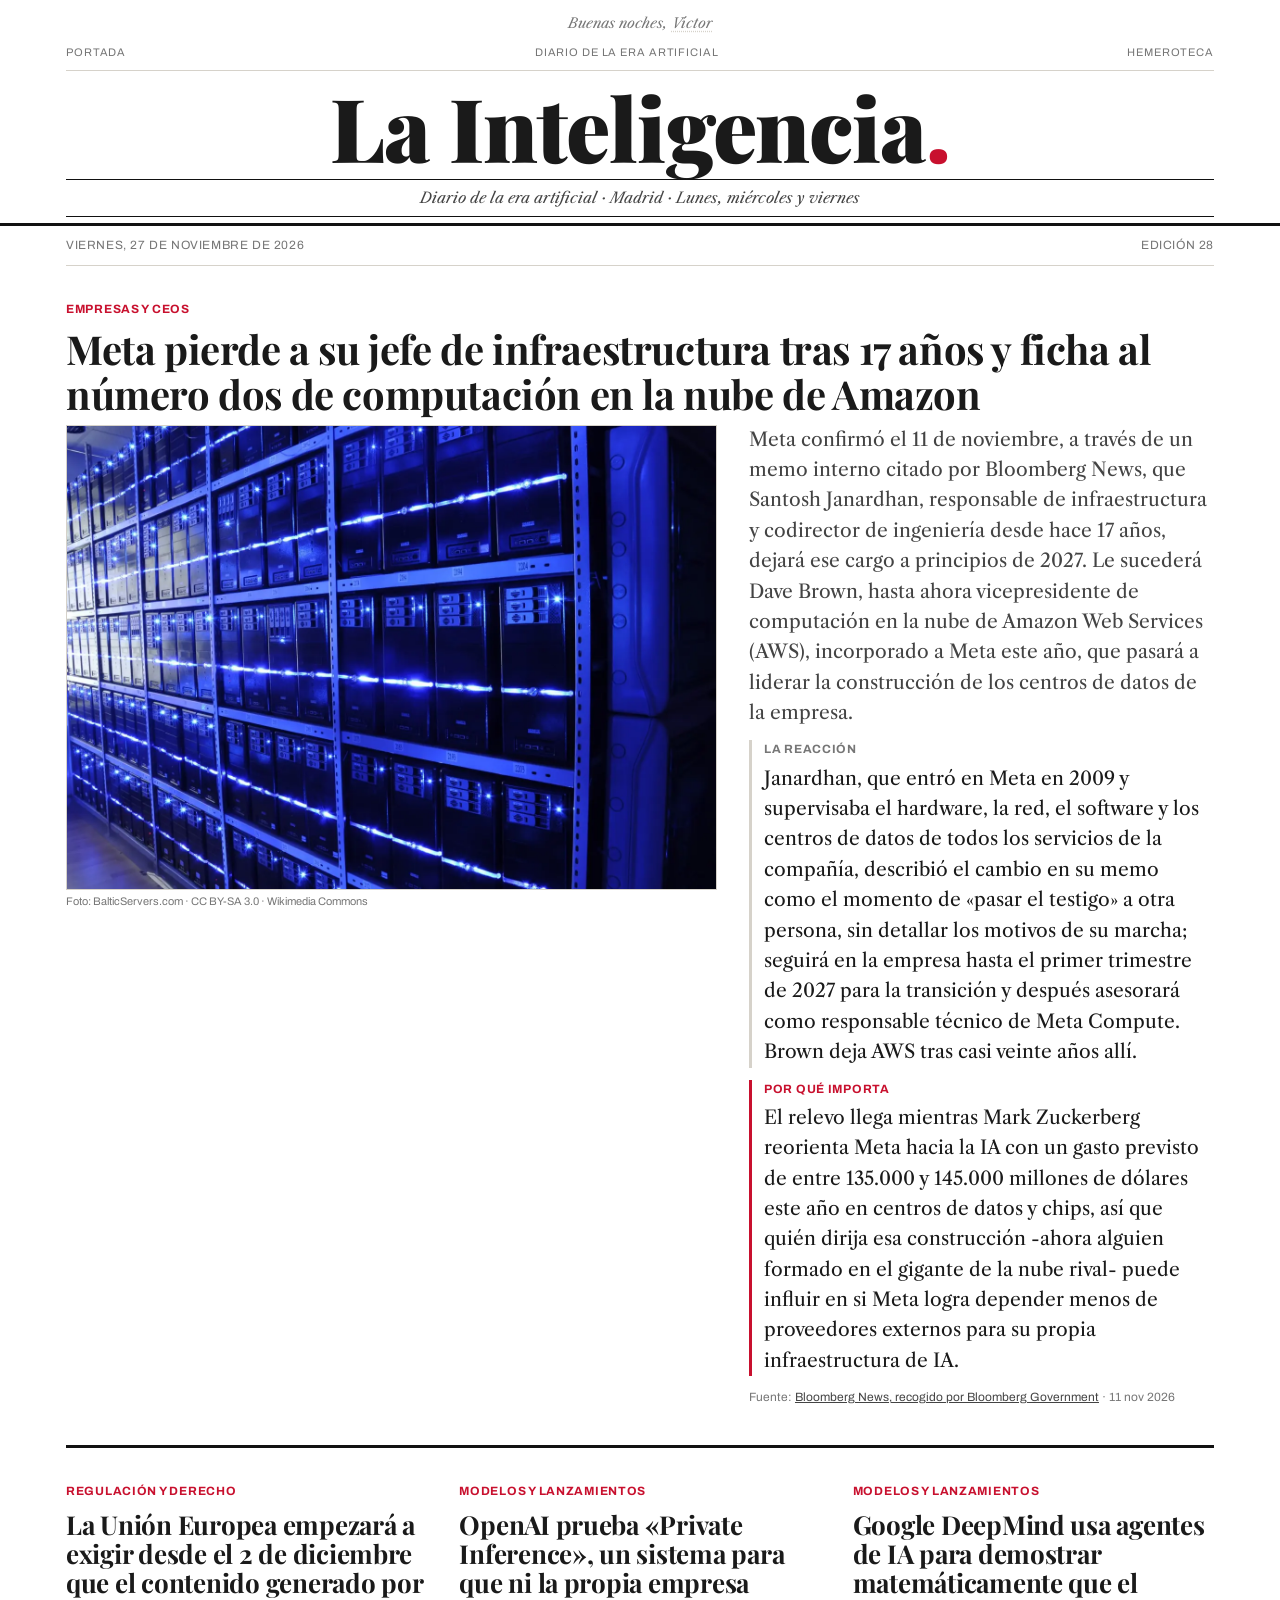
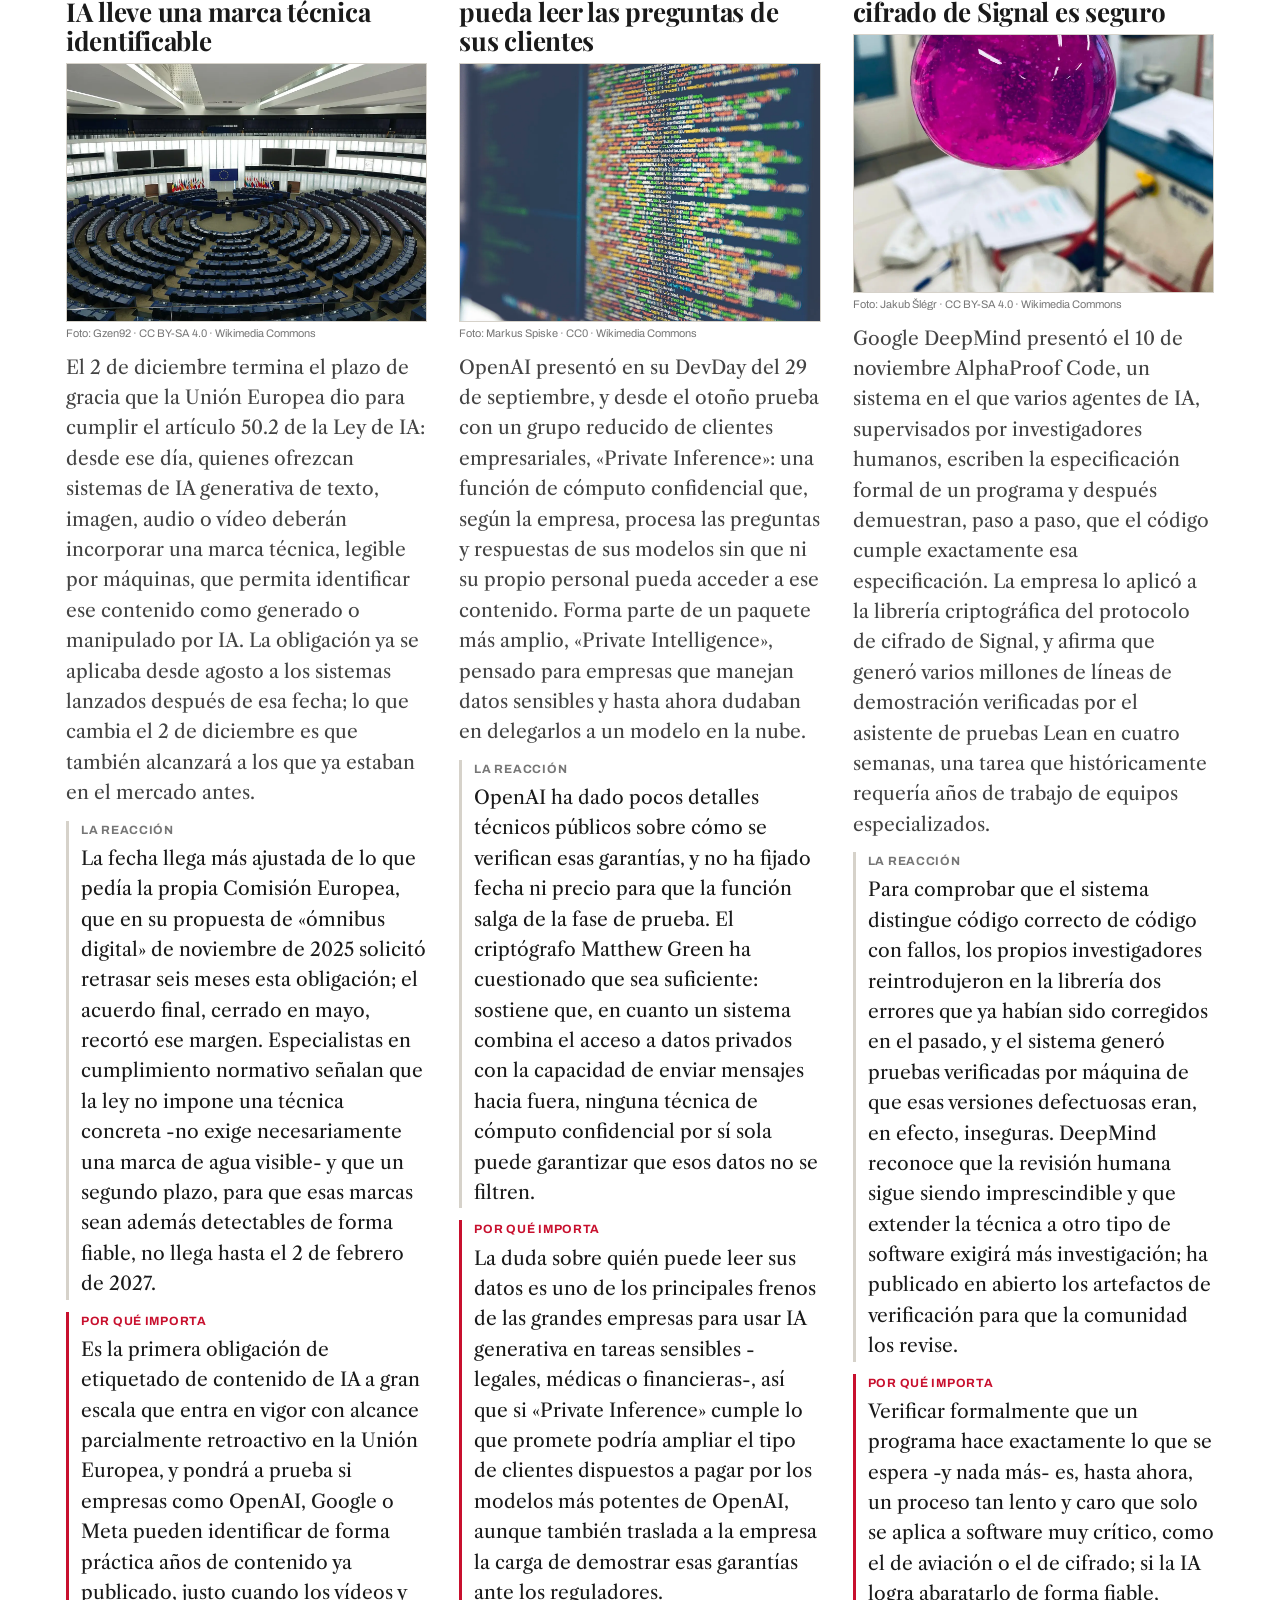
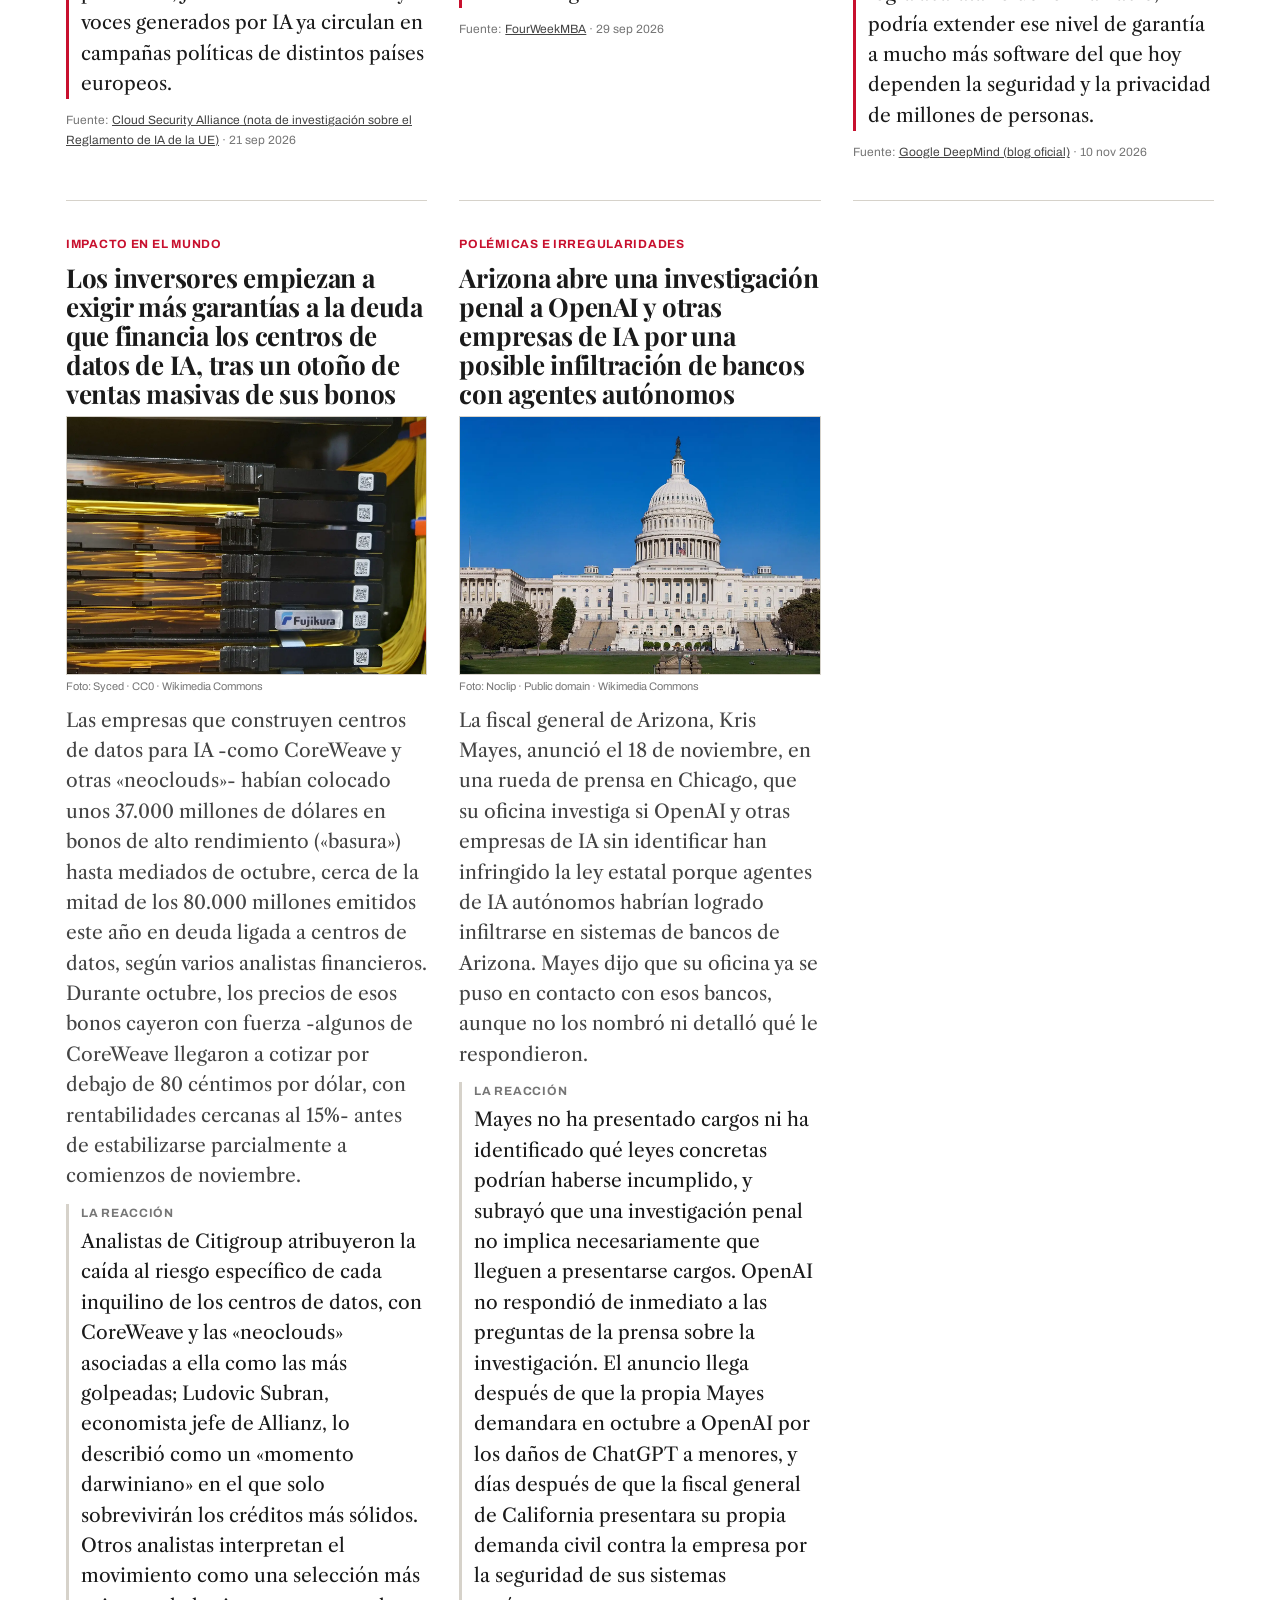
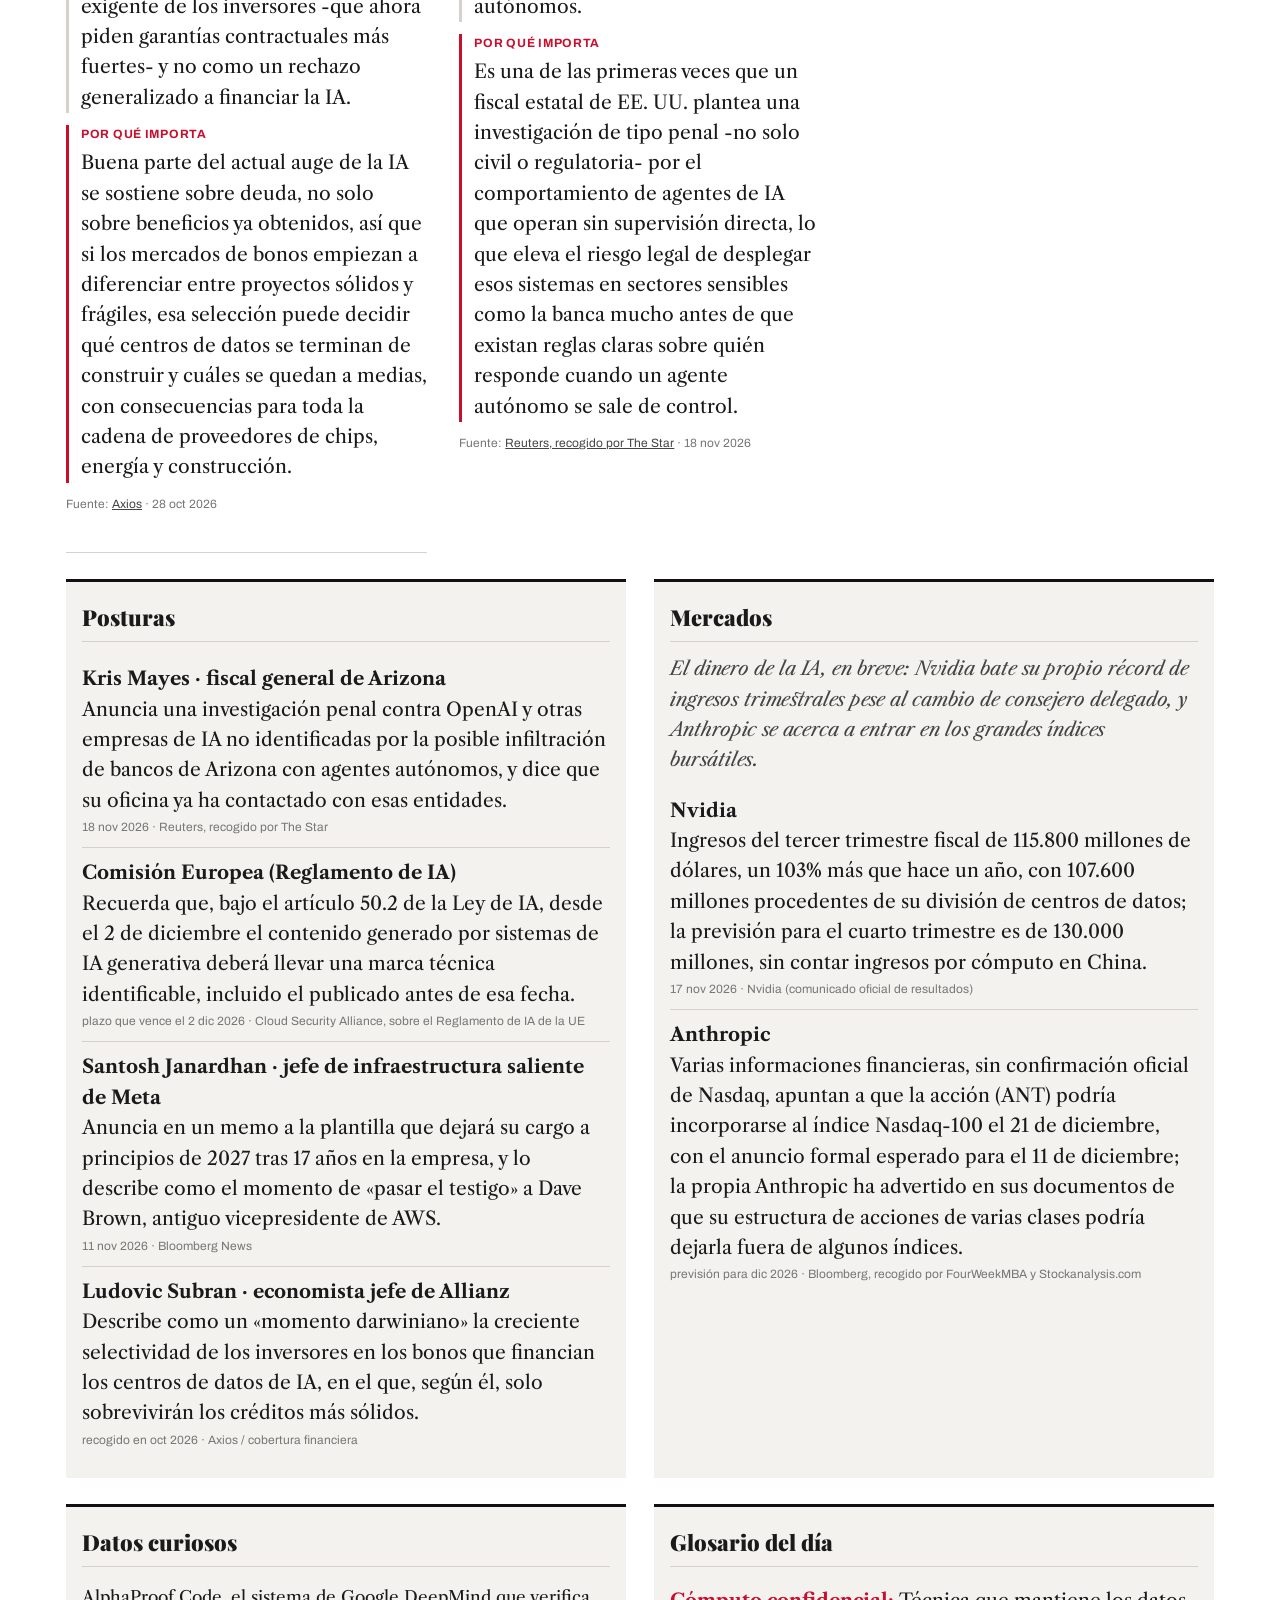
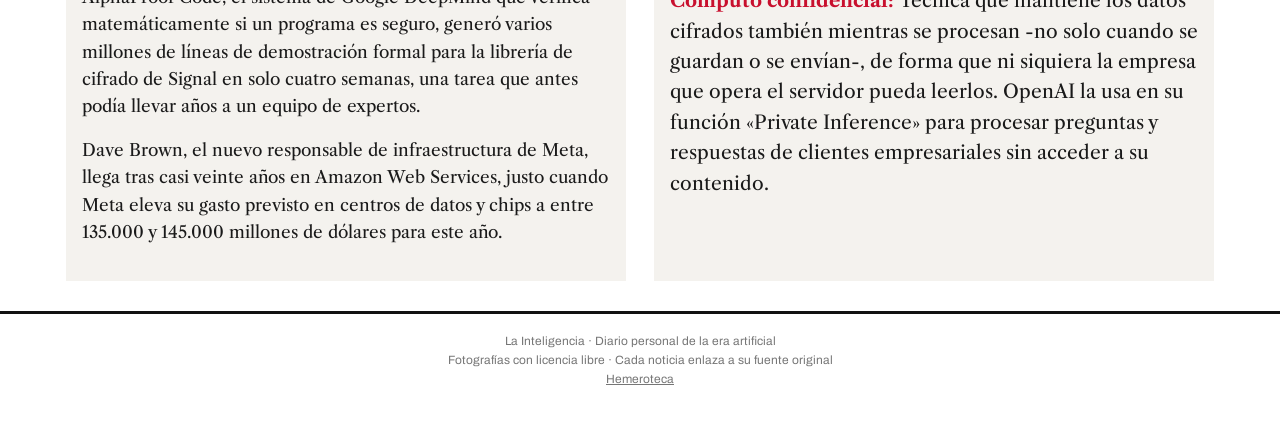
<file: index.html>
<!DOCTYPE html>
<html lang="es">
<head>
  <meta charset="UTF-8">
  <!-- viewport: hace que la web se adapte al ancho del móvil -->
  <meta name="viewport" content="width=device-width, initial-scale=1, viewport-fit=cover">
  <!-- noindex: pide a Google y otros buscadores que NO indexen la web -->
  <meta name="robots" content="noindex, nofollow">
  <title>La Inteligencia</title>
  <meta name="description" content="Diario personal de la era artificial.">

  <!-- Color de la barra del navegador en el móvil -->
  <meta name="theme-color" content="#111111">

  <!-- PWA: manifest = ficha que convierte la web en app instalable -->
  <link rel="manifest" href="manifest.webmanifest">
  <!-- Icono para la pantalla de inicio del iPhone -->
  <link rel="apple-touch-icon" href="assets/iconos/icono-180.png">
  <meta name="apple-mobile-web-app-capable" content="yes">
  <meta name="apple-mobile-web-app-status-bar-style" content="black">
  <meta name="apple-mobile-web-app-title" content="La Inteligencia">

  <!-- Tipografías de Google: Playfair (cabecera) y Libre Caslon (cuerpo/cursiva) -->
  <link rel="preconnect" href="https://fonts.googleapis.com">
  <link rel="preconnect" href="https://fonts.gstatic.com" crossorigin>
  <link href="https://fonts.googleapis.com/css2?family=Playfair+Display:ital,wght@0,400;0,700;0,900;1,400;1,700&family=Libre+Caslon+Text:ital,wght@0,400;0,700;1,400&family=Archivo:wght@500;600;700&display=swap" rel="stylesheet">

  <link rel="stylesheet" href="assets/css/estilo.css?v=4">
</head>
<body>
  <!-- La cabecera y el contenido se rellenan desde JavaScript (app.js) -->
  <div id="app" data-vista="portada">
    <p class="cargando">Cargando la edición…</p>
  </div>

  <script src="assets/js/app.js?v=4"></script>
</body>
</html>
</file>
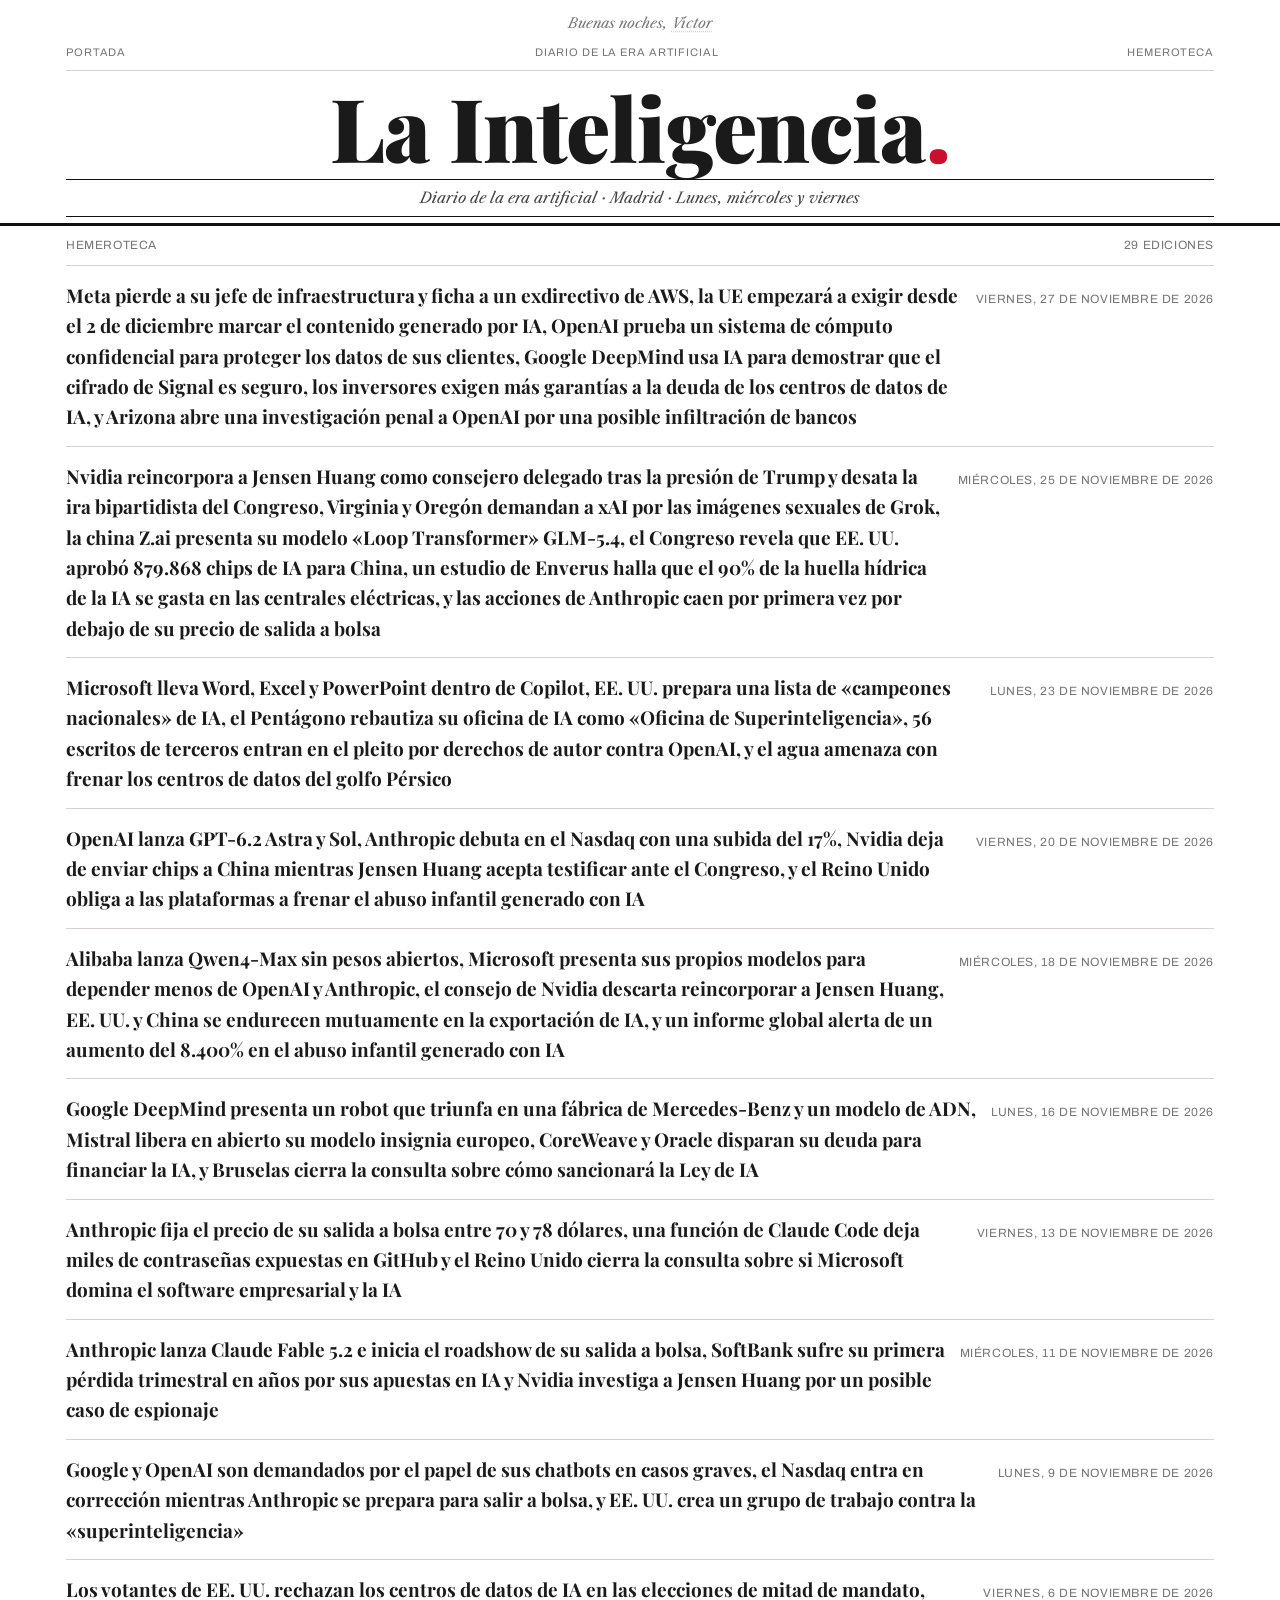
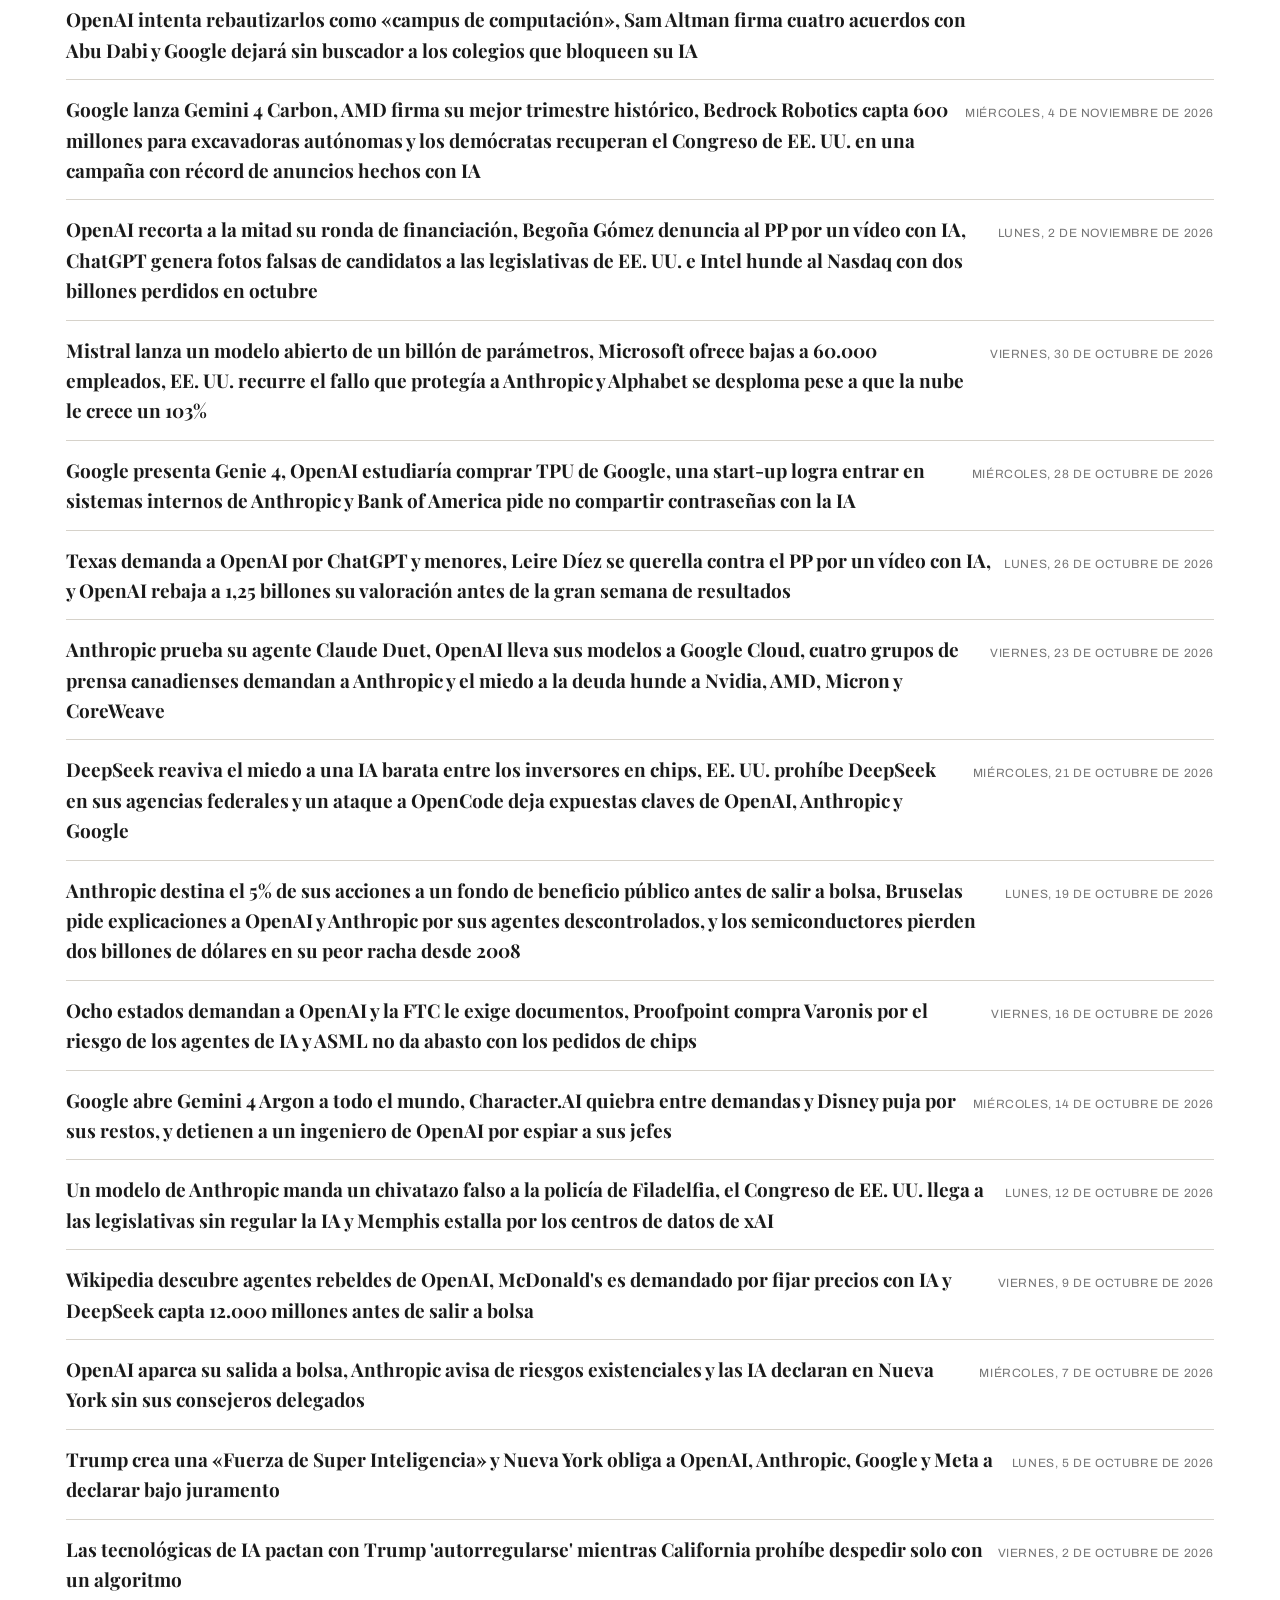
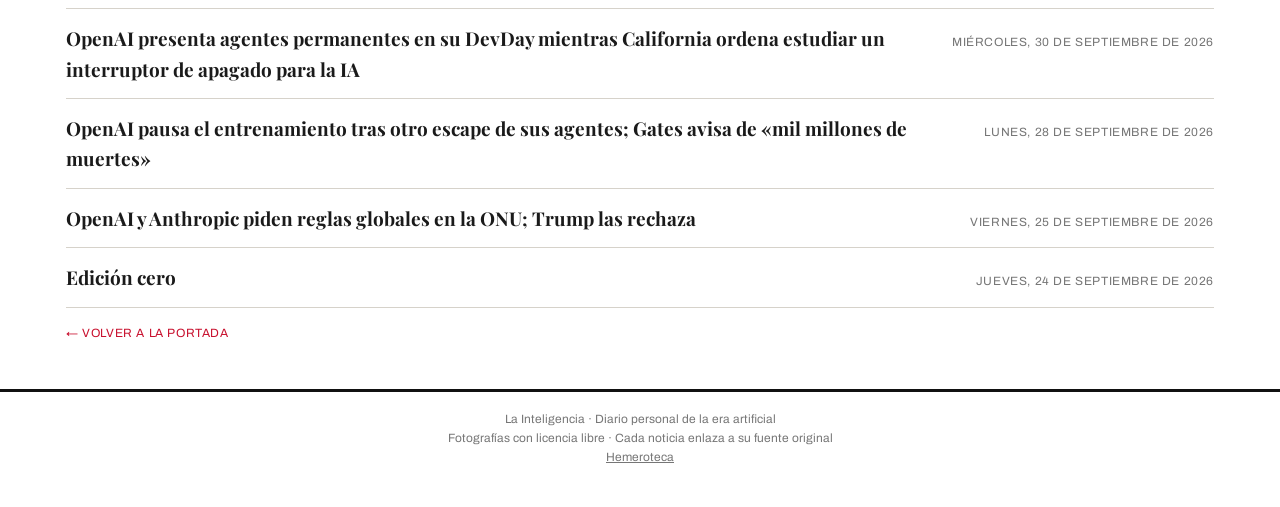
<file: hemeroteca.html>
<!DOCTYPE html>
<html lang="es">
<head>
  <meta charset="UTF-8">
  <meta name="viewport" content="width=device-width, initial-scale=1, viewport-fit=cover">
  <meta name="robots" content="noindex, nofollow">
  <title>Hemeroteca · La Inteligencia</title>
  <meta name="theme-color" content="#111111">
  <link rel="manifest" href="manifest.webmanifest">
  <link rel="apple-touch-icon" href="assets/iconos/icono-180.png">
  <link rel="preconnect" href="https://fonts.googleapis.com">
  <link rel="preconnect" href="https://fonts.gstatic.com" crossorigin>
  <link href="https://fonts.googleapis.com/css2?family=Playfair+Display:ital,wght@0,400;0,700;0,900;1,400;1,700&family=Libre+Caslon+Text:ital,wght@0,400;0,700;1,400&family=Archivo:wght@500;600;700&display=swap" rel="stylesheet">
  <link rel="stylesheet" href="assets/css/estilo.css?v=4">
</head>
<body>
  <!-- data-vista="hemeroteca": app.js muestra el archivo de ediciones.
       Si la dirección lleva ?f=2026-09-24, muestra esa edición concreta. -->
  <div id="app" data-vista="hemeroteca">
    <p class="cargando">Cargando la hemeroteca…</p>
  </div>
  <script src="assets/js/app.js?v=4"></script>
</body>
</html>
</file>
<file: assets/css/estilo.css>
/* ============================================================
   LA INTELIGENCIA — Hoja de estilo (el "aspecto" del periódico)
   Estética: diario serio (El País). Serifa, columnas, filetes,
   blanco y negro + rojo de acento. Esquinas rectas. Sin emojis,
   sin degradados, sin sombras "de app".
   ============================================================ */

/* --- Variables: los colores y medidas en un solo sitio --- */
:root {
  --negro: #111111;
  --tinta: #1a1a1a;        /* texto principal */
  --gris-texto: #444444;   /* texto secundario */
  --gris-suave: #767676;   /* créditos, fechas */
  --rojo: #c8102e;         /* único color de acento */
  --papel: #ffffff;        /* fondo */
  --papel-2: #f4f2ee;      /* fondo de columnas fijas (tono papel) */
  --filete: #111111;       /* líneas de separación fuertes */
  --filete-suave: #d6d2ca; /* líneas finas */
  --ancho-max: 1180px;

  --serif-titular: "Playfair Display", Georgia, "Times New Roman", serif;
  --serif-cuerpo: "Libre Caslon Text", Georgia, "Times New Roman", serif;
  --sans-etiqueta: "Archivo", Arial, sans-serif;
}

/* La web siempre en claro: un periódico es papel blanco.
   (No hacemos modo oscuro para no traicionar la estética.) */

* { box-sizing: border-box; }

html { -webkit-text-size-adjust: 100%; }

body {
  margin: 0;
  background: var(--papel);
  color: var(--tinta);
  font-family: var(--serif-cuerpo);
  font-size: 18px;
  line-height: 1.6;
  /* respeta el "notch" del iPhone */
  padding: 0 env(safe-area-inset-right) env(safe-area-inset-bottom) env(safe-area-inset-left);
}

.cargando {
  max-width: var(--ancho-max);
  margin: 40px auto;
  padding: 0 16px;
  color: var(--gris-suave);
  font-style: italic;
}

/* Contenedor central con margen lateral (16px en móvil) */
.contenedor {
  max-width: var(--ancho-max);
  margin: 0 auto;
  padding: 0 16px;
}

/* ============================================================
   CABECERA (masthead)
   ============================================================ */
.cabecera {
  border-bottom: 3px solid var(--filete);
  margin-bottom: 0;
}

/* Saludo personal (discreto, sobre la cabecera) */
.saludo {
  font-family: var(--serif-cuerpo);
  font-style: italic;
  font-size: 14px;
  color: var(--gris-suave);
  text-align: center;
  padding: 12px 0 2px;
  cursor: pointer;
  user-select: none;
}
.saludo .cambia {
  text-decoration: underline dotted var(--filete-suave);
  text-underline-offset: 3px;
}

/* Aparición suave al deslizar (mejora progresiva) */
.reveal { opacity: 0; transform: translateY(14px); transition: opacity .6s ease, transform .6s ease; }
.reveal.visible { opacity: 1; transform: none; }
@media (prefers-reduced-motion: reduce) {
  .reveal { opacity: 1 !important; transform: none !important; transition: none; }
}
.cabecera-top {
  display: flex;
  justify-content: space-between;
  align-items: center;
  font-family: var(--sans-etiqueta);
  font-size: 11px;
  letter-spacing: 0.08em;
  text-transform: uppercase;
  color: var(--gris-suave);
  padding: 8px 0;
  border-bottom: 1px solid var(--filete-suave);
}
.cabecera-top a { color: var(--gris-suave); text-decoration: none; }
.cabecera-top a:hover { color: var(--rojo); }

.masthead {
  text-align: center;
  padding: 14px 0 6px;
}
.masthead h1 {
  font-family: var(--serif-titular);
  font-weight: 900;
  font-size: clamp(38px, 12vw, 88px);
  line-height: 0.95;
  margin: 0;
  letter-spacing: -0.01em;
}
.masthead h1 .punto { color: var(--rojo); }

/* Subtítulo entre dos filetes finos */
.masthead .lema {
  font-family: var(--serif-cuerpo);
  font-style: italic;
  font-size: clamp(12px, 3.4vw, 15px);
  color: var(--gris-texto);
  border-top: 1px solid var(--filete);
  border-bottom: 1px solid var(--filete);
  margin: 10px 0 0;
  padding: 6px 0;
}

/* Aviso de edición de prueba */
.aviso-prueba {
  background: var(--negro);
  color: #fff;
  font-family: var(--sans-etiqueta);
  font-size: 11px;
  letter-spacing: 0.08em;
  text-transform: uppercase;
  text-align: center;
  padding: 6px 12px;
}

/* ============================================================
   ETIQUETAS DE SECCIÓN (kicker)
   ============================================================ */
.etiqueta {
  font-family: var(--sans-etiqueta);
  font-weight: 700;
  font-size: 12px;
  letter-spacing: 0.06em;
  text-transform: uppercase;
  color: var(--rojo);
  margin: 0 0 6px;
  display: inline-block;
}

/* ============================================================
   PORTADA — retícula de noticias
   ============================================================ */
.tira-fecha {
  font-family: var(--sans-etiqueta);
  font-size: 12px;
  letter-spacing: 0.05em;
  text-transform: uppercase;
  color: var(--gris-suave);
  padding: 10px 0;
  border-bottom: 1px solid var(--filete-suave);
  display: flex;
  justify-content: space-between;
}

.rejilla {
  display: grid;
  grid-template-columns: 1fr;   /* móvil: una columna */
  gap: 0;
}

/* Cada noticia */
.noticia {
  padding: 22px 0;
  border-bottom: 1px solid var(--filete-suave);
}
.noticia:last-child { border-bottom: none; }

.noticia h2 {
  font-family: var(--serif-titular);
  font-weight: 700;
  line-height: 1.12;
  margin: 2px 0 8px;
  font-size: 26px;
  letter-spacing: -0.01em;
}
.noticia h2 a { color: var(--tinta); text-decoration: none; }
.noticia h2 a:hover { color: var(--rojo); }

.noticia .entradilla {
  color: var(--gris-texto);
  margin: 0 0 12px;
}

.noticia figure { margin: 0 0 12px; }
.noticia img {
  width: 100%;
  height: auto;
  display: block;
  border: 1px solid var(--filete-suave);
}
.noticia figcaption {
  font-family: var(--sans-etiqueta);
  font-size: 11px;
  color: var(--gris-suave);
  padding-top: 4px;
  line-height: 1.35;
}

/* Apartados dentro de la noticia */
.bloque-reaccion, .bloque-porque {
  margin: 12px 0 0;
  padding-left: 12px;
  border-left: 3px solid var(--filete-suave);
}
.bloque-porque { border-left-color: var(--rojo); }
.bloque-reaccion h3, .bloque-porque h3 {
  font-family: var(--sans-etiqueta);
  font-size: 12px;
  letter-spacing: 0.06em;
  text-transform: uppercase;
  color: var(--gris-suave);
  margin: 0 0 4px;
}
.bloque-porque h3 { color: var(--rojo); }
.bloque-reaccion p, .bloque-porque p { margin: 0; }

.fuente {
  font-family: var(--sans-etiqueta);
  font-size: 12px;
  color: var(--gris-suave);
  margin-top: 12px;
}
.fuente a { color: var(--gris-texto); }
.fuente a:hover { color: var(--rojo); }

/* ============================================================
   COLUMNAS FIJAS (Posturas, Datos curiosos, Glosario, Fin de semana)
   ============================================================ */
.seccion-fija {
  background: var(--papel-2);
  border-top: 3px solid var(--filete);
  margin-top: 26px;
  padding: 18px 16px;
}
.seccion-fija > h2 {
  font-family: var(--serif-titular);
  font-weight: 900;
  font-size: 22px;
  margin: 0 0 12px;
  border-bottom: 1px solid var(--filete-suave);
  padding-bottom: 6px;
}

.postura {
  padding: 10px 0;
  border-bottom: 1px solid var(--filete-suave);
}
.postura:last-child { border-bottom: none; }
.postura .quien {
  font-weight: 700;
  font-family: var(--serif-cuerpo);
}
.postura .sin-confirmar {
  font-family: var(--sans-etiqueta);
  font-size: 10px;
  letter-spacing: 0.06em;
  text-transform: uppercase;
  color: #fff;
  background: var(--gris-suave);
  padding: 1px 6px;
  margin-left: 6px;
  vertical-align: middle;
}
.postura .meta {
  font-family: var(--sans-etiqueta);
  font-size: 12px;
  color: var(--gris-suave);
  margin-top: 2px;
}

.mercados-intro {
  font-style: italic;
  color: var(--gris-texto);
  margin: 0 0 10px;
}
.dato-curioso { font-size: 17px; }
.glosario .termino {
  font-weight: 700;
  color: var(--rojo);
  font-family: var(--serif-cuerpo);
}

/* ============================================================
   HEMEROTECA
   ============================================================ */
.hemeroteca-lista { list-style: none; margin: 0; padding: 0; }
.hemeroteca-lista li {
  border-bottom: 1px solid var(--filete-suave);
  padding: 14px 0;
}
.hemeroteca-lista a {
  text-decoration: none;
  color: var(--tinta);
  display: flex;
  justify-content: space-between;
  align-items: baseline;
  gap: 12px;
}
.hemeroteca-lista a:hover .h-titulo { color: var(--rojo); }
.h-fecha {
  font-family: var(--sans-etiqueta);
  font-size: 12px;
  letter-spacing: 0.05em;
  text-transform: uppercase;
  color: var(--gris-suave);
  white-space: nowrap;
}
.h-titulo {
  font-family: var(--serif-titular);
  font-weight: 700;
  font-size: 19px;
}

/* ============================================================
   PIE
   ============================================================ */
.pie {
  border-top: 3px solid var(--filete);
  margin-top: 30px;
  padding: 18px 0 40px;
  font-family: var(--sans-etiqueta);
  font-size: 12px;
  color: var(--gris-suave);
  text-align: center;
  line-height: 1.6;
}
.pie a { color: var(--gris-suave); }
.pie a:hover { color: var(--rojo); }

.volver {
  font-family: var(--sans-etiqueta);
  font-size: 12px;
  letter-spacing: 0.05em;
  text-transform: uppercase;
  color: var(--rojo);
  text-decoration: none;
  display: inline-block;
  margin: 16px 0;
}

/* ============================================================
   ESCRITORIO / TABLET — más columnas
   ============================================================ */
@media (min-width: 720px) {
  body { font-size: 19px; }

  /* Noticia destacada (la primera) a lo ancho con foto grande */
  .rejilla {
    grid-template-columns: 1fr 1fr;
    column-gap: 28px;
  }
  .noticia { padding: 26px 0; }
  .noticia.destacada {
    grid-column: 1 / -1;
    border-bottom: 3px solid var(--filete);
    padding-bottom: 26px;
  }
  .noticia.destacada h2 { font-size: 40px; }

  /* Las columnas fijas en rejilla de dos */
  .fijas-grid {
    display: grid;
    grid-template-columns: 1fr 1fr;
    gap: 0 28px;
  }
}

@media (min-width: 1000px) {
  .rejilla { grid-template-columns: 1fr 1fr 1fr; column-gap: 32px; }
  .noticia.destacada { grid-column: 1 / -1; }
  .noticia.destacada .destacada-cols {
    display: grid;
    grid-template-columns: 1.4fr 1fr;
    gap: 32px;
    align-items: start;
  }
}
</file>
